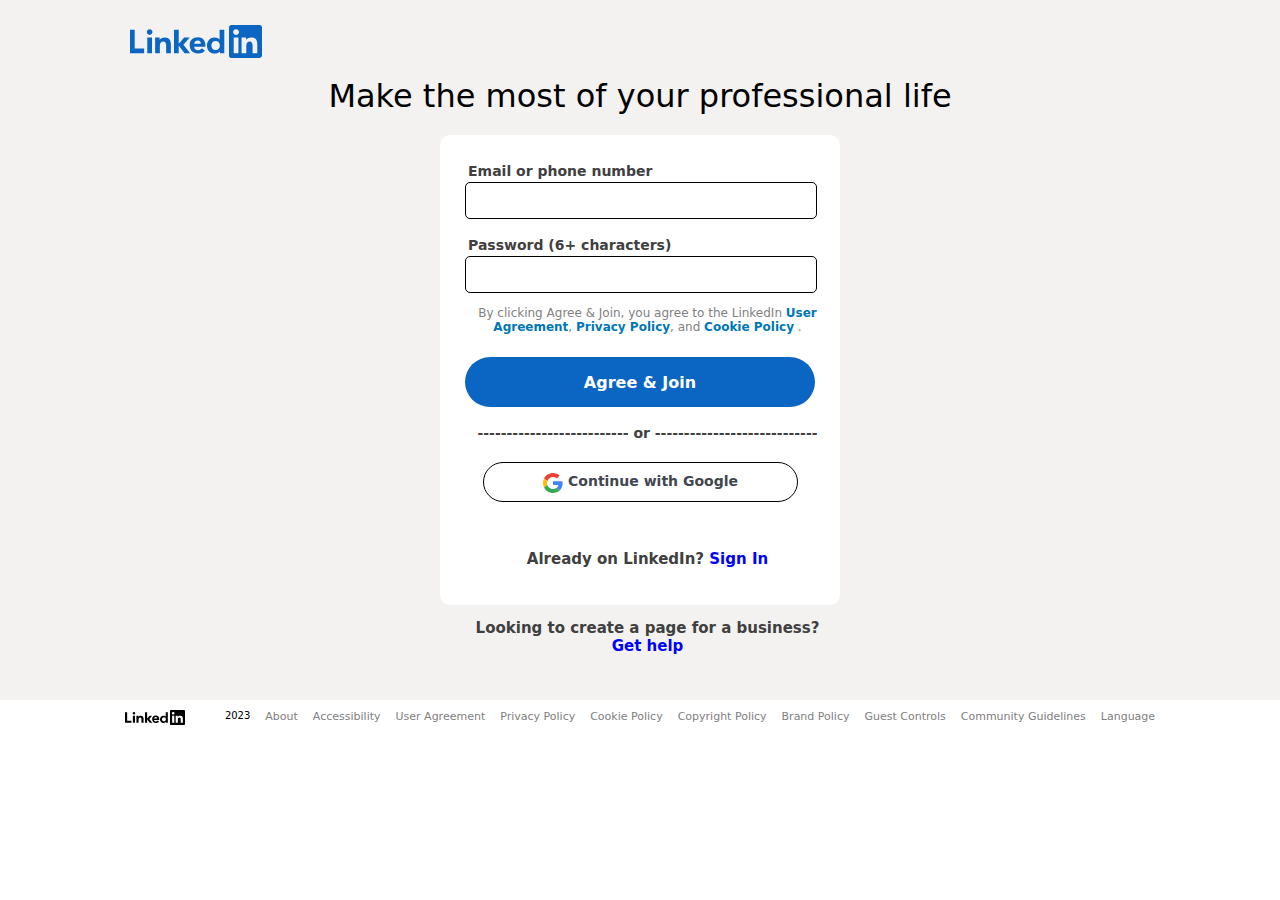
<file: join.html>
<!DOCTYPE html>
<html lang="en">
<head>
    <meta charset="UTF-8">
    <meta name="viewport" content="width=device-width, initial-scale=1.0">
    <title>Sign Up | LinkedIn</title>
    <link rel="stylesheet" href="join.css">
</head>
<body>
    <div class="col">
        <div  class="image">
    <img src="logo.svg" alt="">
</div>
    <div class="form">
   
            
        <h3>Make the most of your professional life</h3>
        <div class="join">
        <form action="">
            <div class="move">
                <p>Email or phone number</p>
                <input type="text" required>
                <p>Password (6+ characters)</p>
                <input type="text" required>
        </form>
        <p class="agree">By clicking Agree & Join, you agree to the LinkedIn <a href="#">User Agreement</a>, <a href="#">Privacy Policy</a>, and  <a href="#">Cookie Policy</a> .</p>
    <button class="a"><a href="home.html">Agree & Join</a></button>
    <br>
    <p class="dash">-------------------------- or ----------------------------</p>
        <br>
    <button class="google">
        <div class="ggl">
            <img src="google.svg" alt="">
            <a href="#">Continue with Google</a>
        </div>
    </button>
    <div class="already">
    <p >Already on LinkedIn? <a href="sign.html">Sign In</a></p>
</div>
<div class="outside">
    <p>Looking to create a page for a business? <a href="">Get help</a></p>
</div>
    </div>
</div>

</div>
</div>

<div class="footer">
    <img src="download.svg" alt="">
    <p>2023</p>
    <a href="#">About</a>
    <a href="#">Accessibility</a>
    <a href="#">User Agreement</a>
    <a href="#">Privacy Policy</a>
    <a href="#">Cookie Policy</a>
    <a href="#">Copyright Policy</a>
    <a href="#">Brand Policy</a>
    <a href="#">Guest Controls</a>
    <a href="#">Community Guidelines</a>
    <a href="#">Language</a>
</div>

</body>
</html>
</file>
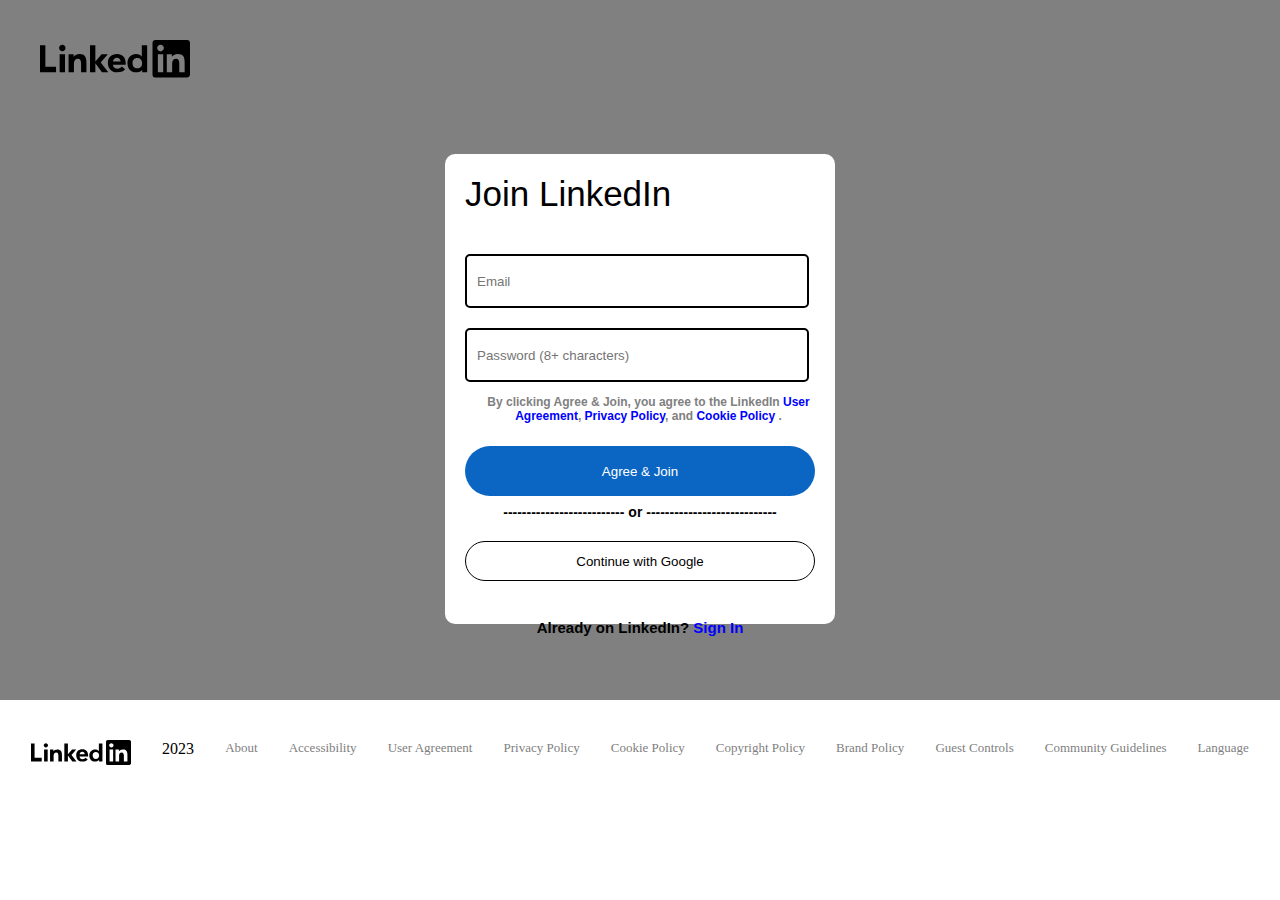
<file: sign.html>
<!DOCTYPE html>
<html lang="en">
<head>
    <meta charset="UTF-8">
    <meta name="viewport" content="width=device-width, initial-scale=1.0">
    <title>Document</title>
    <link rel="stylesheet" href="sign.css">
</head>
<body>
    <div class="col">
        <img class="sown" src="download.svg" alt="">
        <div class="form">

            <div class="white">
                <h3>Join LinkedIn</h3>
                <input class="input" type="text" placeholder="Email">
                <br>
                <input class="password" type="password" placeholder="Password (8+ characters)">
                <p class="agree">By clicking Agree & Join, you agree to the LinkedIn <a href="#">User Agreement</a>, <a href="#">Privacy Policy</a>, and  <a href="#">Cookie Policy</a> .</p>
                <button class="a">Agree & Join</button>
                <br>
                <p class="dash">-------------------------- or ----------------------------</p>
                    <br>
                <button class="google">Continue with Google</button>

                <div class="already">
                    <p >Already on LinkedIn? <a href="sign.html">Sign In</a></p>
                </div>
            </div>
        </div>
    </div>
    <div class="v">
<div class="footer">
    <img src="download.svg" alt="">
    <p>2023</p>
    <a href="#">About</a>
    <a href="#">Accessibility</a>
    <a href="#">User Agreement</a>
    <a href="#">Privacy Policy</a>
    <a href="#">Cookie Policy</a>
    <a href="#">Copyright Policy</a>
    <a href="#">Brand Policy</a>
    <a href="#">Guest Controls</a>
    <a href="#">Community Guidelines</a>
    <a href="#">Language</a>
</div>
</div>
</body>
</html>
</file>
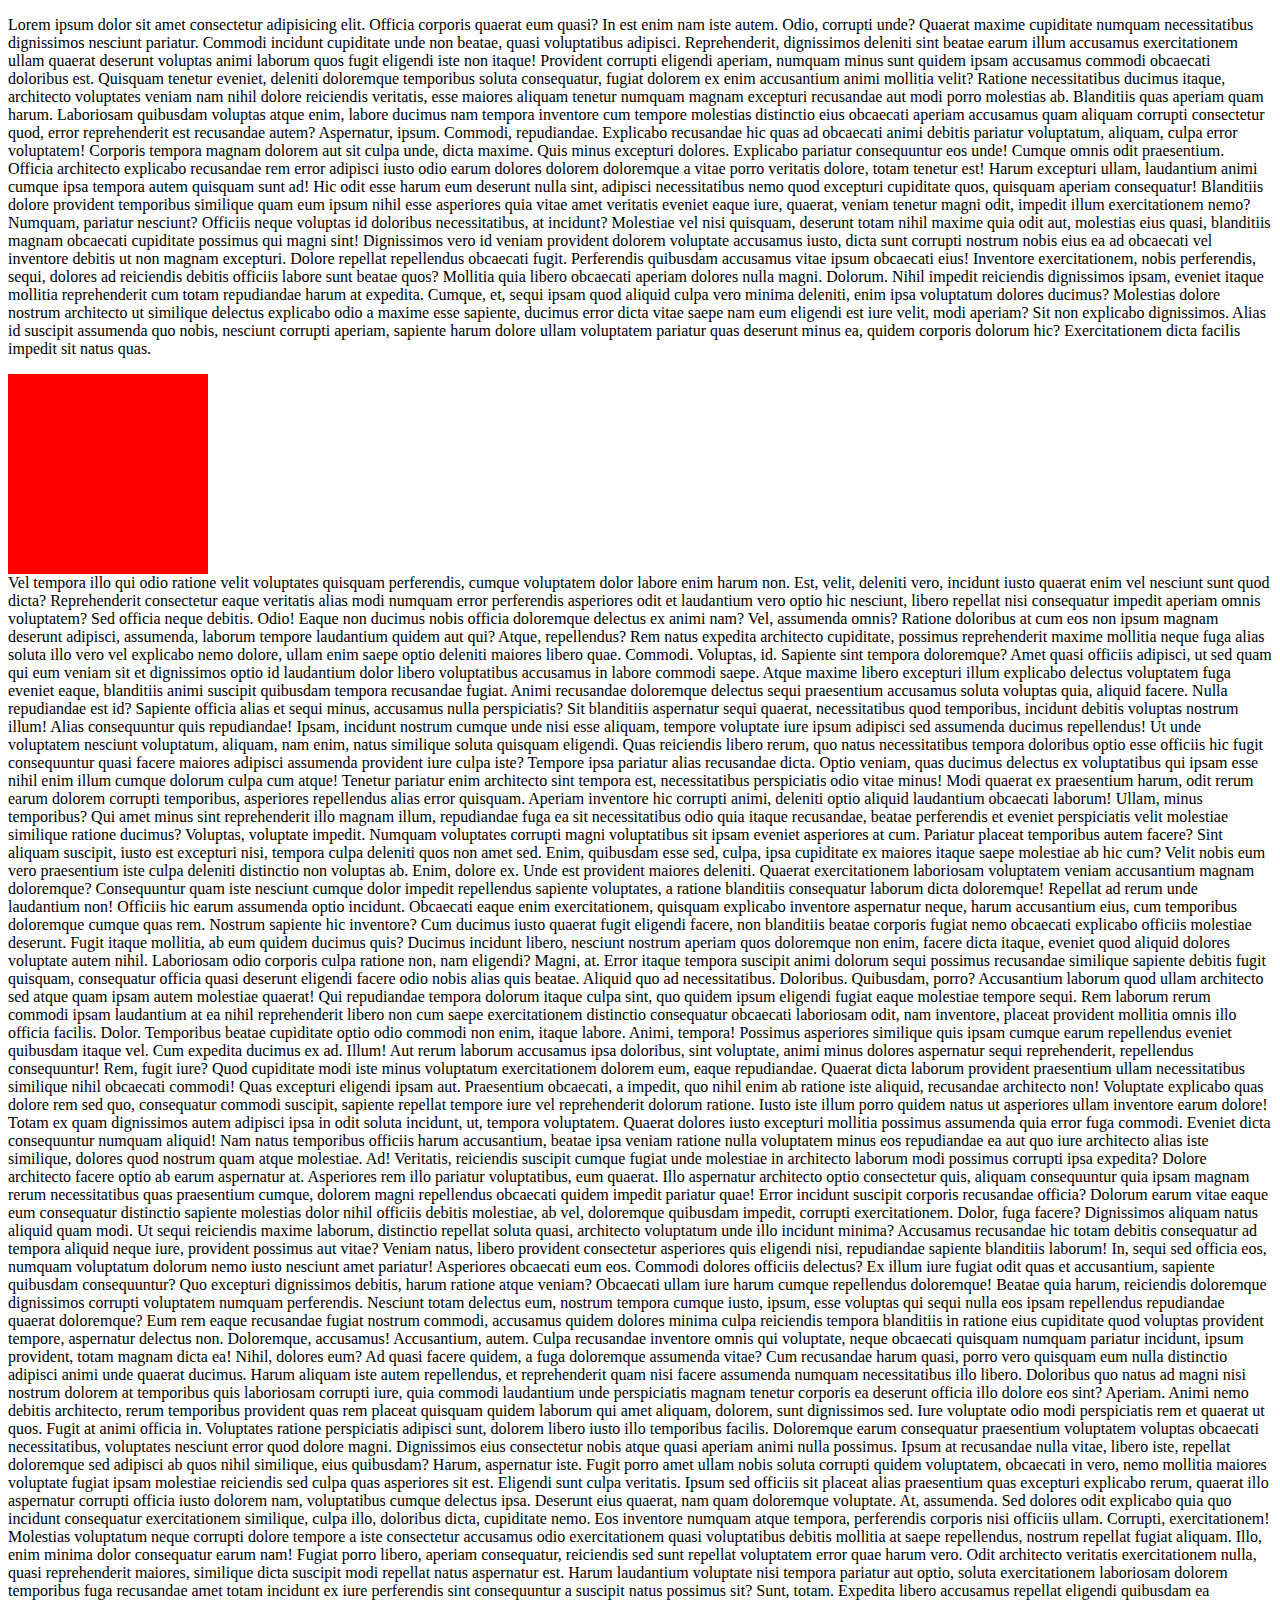
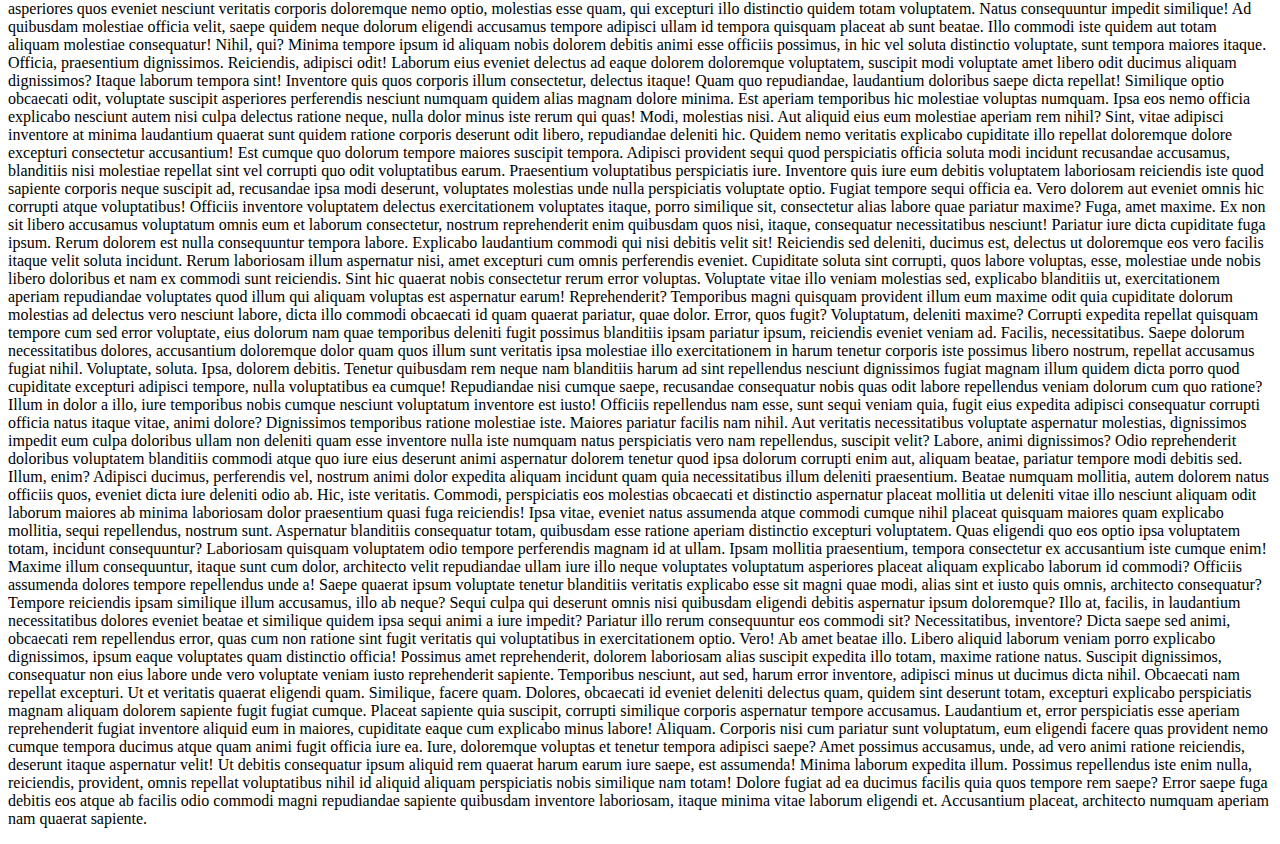
<file: test.html>
<!DOCTYPE html>
<html lang="en">
<head>
    <meta charset="UTF-8">
    <meta name="viewport" content="width=device-width, initial-scale=1.0">
    <title>Document</title>
    <style>
        .er{
            height: 200px;
            width: 200px;
            background-color: red;
            position: sticky;
            top: 0;
        }
    </style>
</head>
<body>
    <p>Lorem ipsum dolor sit amet consectetur adipisicing elit. Officia corporis quaerat eum quasi? In est enim nam iste autem. Odio, corrupti unde? Quaerat maxime cupiditate numquam necessitatibus dignissimos nesciunt pariatur.
    Commodi incidunt cupiditate unde non beatae, quasi voluptatibus adipisci. Reprehenderit, dignissimos deleniti sint beatae earum illum accusamus exercitationem ullam quaerat deserunt voluptas animi laborum quos fugit eligendi iste non itaque!
    Provident corrupti eligendi aperiam, numquam minus sunt quidem ipsam accusamus commodi obcaecati doloribus est. Quisquam tenetur eveniet, deleniti doloremque temporibus soluta consequatur, fugiat dolorem ex enim accusantium animi mollitia velit?
    Ratione necessitatibus ducimus itaque, architecto voluptates veniam nam nihil dolore reiciendis veritatis, esse maiores aliquam tenetur numquam magnam excepturi recusandae aut modi porro molestias ab. Blanditiis quas aperiam quam harum.
    Laboriosam quibusdam voluptas atque enim, labore ducimus nam tempora inventore cum tempore molestias distinctio eius obcaecati aperiam accusamus quam aliquam corrupti consectetur quod, error reprehenderit est recusandae autem? Aspernatur, ipsum.
    Commodi, repudiandae. Explicabo recusandae hic quas ad obcaecati animi debitis pariatur voluptatum, aliquam, culpa error voluptatem! Corporis tempora magnam dolorem aut sit culpa unde, dicta maxime. Quis minus excepturi dolores.
    Explicabo pariatur consequuntur eos unde! Cumque omnis odit praesentium. Officia architecto explicabo recusandae rem error adipisci iusto odio earum dolores dolorem doloremque a vitae porro veritatis dolore, totam tenetur est!
    Harum excepturi ullam, laudantium animi cumque ipsa tempora autem quisquam sunt ad! Hic odit esse harum eum deserunt nulla sint, adipisci necessitatibus nemo quod excepturi cupiditate quos, quisquam aperiam consequatur!
    Blanditiis dolore provident temporibus similique quam eum ipsum nihil esse asperiores quia vitae amet veritatis eveniet eaque iure, quaerat, veniam tenetur magni odit, impedit illum exercitationem nemo? Numquam, pariatur nesciunt?
    Officiis neque voluptas id doloribus necessitatibus, at incidunt? Molestiae vel nisi quisquam, deserunt totam nihil maxime quia odit aut, molestias eius quasi, blanditiis magnam obcaecati cupiditate possimus qui magni sint!
    Dignissimos vero id veniam provident dolorem voluptate accusamus iusto, dicta sunt corrupti nostrum nobis eius ea ad obcaecati vel inventore debitis ut non magnam excepturi. Dolore repellat repellendus obcaecati fugit.
    Perferendis quibusdam accusamus vitae ipsum obcaecati eius! Inventore exercitationem, nobis perferendis, sequi, dolores ad reiciendis debitis officiis labore sunt beatae quos? Mollitia quia libero obcaecati aperiam dolores nulla magni. Dolorum.
    Nihil impedit reiciendis dignissimos ipsam, eveniet itaque mollitia reprehenderit cum totam repudiandae harum at expedita. Cumque, et, sequi ipsam quod aliquid culpa vero minima deleniti, enim ipsa voluptatum dolores ducimus?
    Molestias dolore nostrum architecto ut similique delectus explicabo odio a maxime esse sapiente, ducimus error dicta vitae saepe nam eum eligendi est iure velit, modi aperiam? Sit non explicabo dignissimos.
    Alias id suscipit assumenda quo nobis, nesciunt corrupti aperiam, sapiente harum dolore ullam voluptatem pariatur quas deserunt minus ea, quidem corporis dolorum hic? Exercitationem dicta facilis impedit sit natus quas.
    <div class="er"></div>
    
    Vel tempora illo qui odio ratione velit voluptates quisquam perferendis, cumque voluptatem dolor labore enim harum non. Est, velit, deleniti vero, incidunt iusto quaerat enim vel nesciunt sunt quod dicta?
    Reprehenderit consectetur eaque veritatis alias modi numquam error perferendis asperiores odit et laudantium vero optio hic nesciunt, libero repellat nisi consequatur impedit aperiam omnis voluptatem? Sed officia neque debitis. Odio!
    Eaque non ducimus nobis officia doloremque delectus ex animi nam? Vel, assumenda omnis? Ratione doloribus at cum eos non ipsum magnam deserunt adipisci, assumenda, laborum tempore laudantium quidem aut qui?
    Atque, repellendus? Rem natus expedita architecto cupiditate, possimus reprehenderit maxime mollitia neque fuga alias soluta illo vero vel explicabo nemo dolore, ullam enim saepe optio deleniti maiores libero quae. Commodi.
    Voluptas, id. Sapiente sint tempora doloremque? Amet quasi officiis adipisci, ut sed quam qui eum veniam sit et dignissimos optio id laudantium dolor libero voluptatibus accusamus in labore commodi saepe.
    Atque maxime libero excepturi illum explicabo delectus voluptatem fuga eveniet eaque, blanditiis animi suscipit quibusdam tempora recusandae fugiat. Animi recusandae doloremque delectus sequi praesentium accusamus soluta voluptas quia, aliquid facere.
    Nulla repudiandae est id? Sapiente officia alias et sequi minus, accusamus nulla perspiciatis? Sit blanditiis aspernatur sequi quaerat, necessitatibus quod temporibus, incidunt debitis voluptas nostrum illum! Alias consequuntur quis repudiandae!
    Ipsam, incidunt nostrum cumque unde nisi esse aliquam, tempore voluptate iure ipsum adipisci sed assumenda ducimus repellendus! Ut unde voluptatem nesciunt voluptatum, aliquam, nam enim, natus similique soluta quisquam eligendi.
    Quas reiciendis libero rerum, quo natus necessitatibus tempora doloribus optio esse officiis hic fugit consequuntur quasi facere maiores adipisci assumenda provident iure culpa iste? Tempore ipsa pariatur alias recusandae dicta.
    Optio veniam, quas ducimus delectus ex voluptatibus qui ipsam esse nihil enim illum cumque dolorum culpa cum atque! Tenetur pariatur enim architecto sint tempora est, necessitatibus perspiciatis odio vitae minus!
    Modi quaerat ex praesentium harum, odit rerum earum dolorem corrupti temporibus, asperiores repellendus alias error quisquam. Aperiam inventore hic corrupti animi, deleniti optio aliquid laudantium obcaecati laborum! Ullam, minus temporibus?
    Qui amet minus sint reprehenderit illo magnam illum, repudiandae fuga ea sit necessitatibus odio quia itaque recusandae, beatae perferendis et eveniet perspiciatis velit molestiae similique ratione ducimus? Voluptas, voluptate impedit.
    Numquam voluptates corrupti magni voluptatibus sit ipsam eveniet asperiores at cum. Pariatur placeat temporibus autem facere? Sint aliquam suscipit, iusto est excepturi nisi, tempora culpa deleniti quos non amet sed.
    Enim, quibusdam esse sed, culpa, ipsa cupiditate ex maiores itaque saepe molestiae ab hic cum? Velit nobis eum vero praesentium iste culpa deleniti distinctio non voluptas ab. Enim, dolore ex.
    Unde est provident maiores deleniti. Quaerat exercitationem laboriosam voluptatem veniam accusantium magnam doloremque? Consequuntur quam iste nesciunt cumque dolor impedit repellendus sapiente voluptates, a ratione blanditiis consequatur laborum dicta doloremque!
    Repellat ad rerum unde laudantium non! Officiis hic earum assumenda optio incidunt. Obcaecati eaque enim exercitationem, quisquam explicabo inventore aspernatur neque, harum accusantium eius, cum temporibus doloremque cumque quas rem.
    Nostrum sapiente hic inventore? Cum ducimus iusto quaerat fugit eligendi facere, non blanditiis beatae corporis fugiat nemo obcaecati explicabo officiis molestiae deserunt. Fugit itaque mollitia, ab eum quidem ducimus quis?
    Ducimus incidunt libero, nesciunt nostrum aperiam quos doloremque non enim, facere dicta itaque, eveniet quod aliquid dolores voluptate autem nihil. Laboriosam odio corporis culpa ratione non, nam eligendi? Magni, at.
    Error itaque tempora suscipit animi dolorum sequi possimus recusandae similique sapiente debitis fugit quisquam, consequatur officia quasi deserunt eligendi facere odio nobis alias quis beatae. Aliquid quo ad necessitatibus. Doloribus.
    Quibusdam, porro? Accusantium laborum quod ullam architecto sed atque quam ipsam autem molestiae quaerat! Qui repudiandae tempora dolorum itaque culpa sint, quo quidem ipsum eligendi fugiat eaque molestiae tempore sequi.
    Rem laborum rerum commodi ipsam laudantium at ea nihil reprehenderit libero non cum saepe exercitationem distinctio consequatur obcaecati laboriosam odit, nam inventore, placeat provident mollitia omnis illo officia facilis. Dolor.
    Temporibus beatae cupiditate optio odio commodi non enim, itaque labore. Animi, tempora! Possimus asperiores similique quis ipsam cumque earum repellendus eveniet quibusdam itaque vel. Cum expedita ducimus ex ad. Illum!
    Aut rerum laborum accusamus ipsa doloribus, sint voluptate, animi minus dolores aspernatur sequi reprehenderit, repellendus consequuntur! Rem, fugit iure? Quod cupiditate modi iste minus voluptatum exercitationem dolorem eum, eaque repudiandae.
    Quaerat dicta laborum provident praesentium ullam necessitatibus similique nihil obcaecati commodi! Quas excepturi eligendi ipsam aut. Praesentium obcaecati, a impedit, quo nihil enim ab ratione iste aliquid, recusandae architecto non!
    Voluptate explicabo quas dolore rem sed quo, consequatur commodi suscipit, sapiente repellat tempore iure vel reprehenderit dolorum ratione. Iusto iste illum porro quidem natus ut asperiores ullam inventore earum dolore!
    Totam ex quam dignissimos autem adipisci ipsa in odit soluta incidunt, ut, tempora voluptatem. Quaerat dolores iusto excepturi mollitia possimus assumenda quia error fuga commodi. Eveniet dicta consequuntur numquam aliquid!
    Nam natus temporibus officiis harum accusantium, beatae ipsa veniam ratione nulla voluptatem minus eos repudiandae ea aut quo iure architecto alias iste similique, dolores quod nostrum quam atque molestiae. Ad!
    Veritatis, reiciendis suscipit cumque fugiat unde molestiae in architecto laborum modi possimus corrupti ipsa expedita? Dolore architecto facere optio ab earum aspernatur at. Asperiores rem illo pariatur voluptatibus, eum quaerat.
    Illo aspernatur architecto optio consectetur quis, aliquam consequuntur quia ipsam magnam rerum necessitatibus quas praesentium cumque, dolorem magni repellendus obcaecati quidem impedit pariatur quae! Error incidunt suscipit corporis recusandae officia?
    Dolorum earum vitae eaque eum consequatur distinctio sapiente molestias dolor nihil officiis debitis molestiae, ab vel, doloremque quibusdam impedit, corrupti exercitationem. Dolor, fuga facere? Dignissimos aliquam natus aliquid quam modi.
    Ut sequi reiciendis maxime laborum, distinctio repellat soluta quasi, architecto voluptatum unde illo incidunt minima? Accusamus recusandae hic totam debitis consequatur ad tempora aliquid neque iure, provident possimus aut vitae?
    Veniam natus, libero provident consectetur asperiores quis eligendi nisi, repudiandae sapiente blanditiis laborum! In, sequi sed officia eos, numquam voluptatum dolorum nemo iusto nesciunt amet pariatur! Asperiores obcaecati eum eos.
    Commodi dolores officiis delectus? Ex illum iure fugiat odit quas et accusantium, sapiente quibusdam consequuntur? Quo excepturi dignissimos debitis, harum ratione atque veniam? Obcaecati ullam iure harum cumque repellendus doloremque!
    Beatae quia harum, reiciendis doloremque dignissimos corrupti voluptatem numquam perferendis. Nesciunt totam delectus eum, nostrum tempora cumque iusto, ipsum, esse voluptas qui sequi nulla eos ipsam repellendus repudiandae quaerat doloremque?
    Eum rem eaque recusandae fugiat nostrum commodi, accusamus quidem dolores minima culpa reiciendis tempora blanditiis in ratione eius cupiditate quod voluptas provident tempore, aspernatur delectus non. Doloremque, accusamus! Accusantium, autem.
    Culpa recusandae inventore omnis qui voluptate, neque obcaecati quisquam numquam pariatur incidunt, ipsum provident, totam magnam dicta ea! Nihil, dolores eum? Ad quasi facere quidem, a fuga doloremque assumenda vitae?
    Cum recusandae harum quasi, porro vero quisquam eum nulla distinctio adipisci animi unde quaerat ducimus. Harum aliquam iste autem repellendus, et reprehenderit quam nisi facere assumenda numquam necessitatibus illo libero.
    Doloribus quo natus ad magni nisi nostrum dolorem at temporibus quis laboriosam corrupti iure, quia commodi laudantium unde perspiciatis magnam tenetur corporis ea deserunt officia illo dolore eos sint? Aperiam.
    Animi nemo debitis architecto, rerum temporibus provident quas rem placeat quisquam quidem laborum qui amet aliquam, dolorem, sunt dignissimos sed. Iure voluptate odio modi perspiciatis rem et quaerat ut quos.
    Fugit at animi officia in. Voluptates ratione perspiciatis adipisci sunt, dolorem libero iusto illo temporibus facilis. Doloremque earum consequatur praesentium voluptatem voluptas obcaecati necessitatibus, voluptates nesciunt error quod dolore magni.
    Dignissimos eius consectetur nobis atque quasi aperiam animi nulla possimus. Ipsum at recusandae nulla vitae, libero iste, repellat doloremque sed adipisci ab quos nihil similique, eius quibusdam? Harum, aspernatur iste.
    Fugit porro amet ullam nobis soluta corrupti quidem voluptatem, obcaecati in vero, nemo mollitia maiores voluptate fugiat ipsam molestiae reiciendis sed culpa quas asperiores sit est. Eligendi sunt culpa veritatis.
    Ipsum sed officiis sit placeat alias praesentium quas excepturi explicabo rerum, quaerat illo aspernatur corrupti officia iusto dolorem nam, voluptatibus cumque delectus ipsa. Deserunt eius quaerat, nam quam doloremque voluptate.
    At, assumenda. Sed dolores odit explicabo quia quo incidunt consequatur exercitationem similique, culpa illo, doloribus dicta, cupiditate nemo. Eos inventore numquam atque tempora, perferendis corporis nisi officiis ullam. Corrupti, exercitationem!
    Molestias voluptatum neque corrupti dolore tempore a iste consectetur accusamus odio exercitationem quasi voluptatibus debitis mollitia at saepe repellendus, nostrum repellat fugiat aliquam. Illo, enim minima dolor consequatur earum nam!
    Fugiat porro libero, aperiam consequatur, reiciendis sed sunt repellat voluptatem error quae harum vero. Odit architecto veritatis exercitationem nulla, quasi reprehenderit maiores, similique dicta suscipit modi repellat natus aspernatur est.
    Harum laudantium voluptate nisi tempora pariatur aut optio, soluta exercitationem laboriosam dolorem temporibus fuga recusandae amet totam incidunt ex iure perferendis sint consequuntur a suscipit natus possimus sit? Sunt, totam.
    Expedita libero accusamus repellat eligendi quibusdam ea asperiores quos eveniet nesciunt veritatis corporis doloremque nemo optio, molestias esse quam, qui excepturi illo distinctio quidem totam voluptatem. Natus consequuntur impedit similique!
    Ad quibusdam molestiae officia velit, saepe quidem neque dolorum eligendi accusamus tempore adipisci ullam id tempora quisquam placeat ab sunt beatae. Illo commodi iste quidem aut totam aliquam molestiae consequatur!
    Nihil, qui? Minima tempore ipsum id aliquam nobis dolorem debitis animi esse officiis possimus, in hic vel soluta distinctio voluptate, sunt tempora maiores itaque. Officia, praesentium dignissimos. Reiciendis, adipisci odit!
    Laborum eius eveniet delectus ad eaque dolorem doloremque voluptatem, suscipit modi voluptate amet libero odit ducimus aliquam dignissimos? Itaque laborum tempora sint! Inventore quis quos corporis illum consectetur, delectus itaque!
    Quam quo repudiandae, laudantium doloribus saepe dicta repellat! Similique optio obcaecati odit, voluptate suscipit asperiores perferendis nesciunt numquam quidem alias magnam dolore minima. Est aperiam temporibus hic molestiae voluptas numquam.
    Ipsa eos nemo officia explicabo nesciunt autem nisi culpa delectus ratione neque, nulla dolor minus iste rerum qui quas! Modi, molestias nisi. Aut aliquid eius eum molestiae aperiam rem nihil?
    Sint, vitae adipisci inventore at minima laudantium quaerat sunt quidem ratione corporis deserunt odit libero, repudiandae deleniti hic. Quidem nemo veritatis explicabo cupiditate illo repellat doloremque dolore excepturi consectetur accusantium!
    Est cumque quo dolorum tempore maiores suscipit tempora. Adipisci provident sequi quod perspiciatis officia soluta modi incidunt recusandae accusamus, blanditiis nisi molestiae repellat sint vel corrupti quo odit voluptatibus earum.
    Praesentium voluptatibus perspiciatis iure. Inventore quis iure eum debitis voluptatem laboriosam reiciendis iste quod sapiente corporis neque suscipit ad, recusandae ipsa modi deserunt, voluptates molestias unde nulla perspiciatis voluptate optio.
    Fugiat tempore sequi officia ea. Vero dolorem aut eveniet omnis hic corrupti atque voluptatibus! Officiis inventore voluptatem delectus exercitationem voluptates itaque, porro similique sit, consectetur alias labore quae pariatur maxime?
    Fuga, amet maxime. Ex non sit libero accusamus voluptatum omnis eum et laborum consectetur, nostrum reprehenderit enim quibusdam quos nisi, itaque, consequatur necessitatibus nesciunt! Pariatur iure dicta cupiditate fuga ipsum.
    Rerum dolorem est nulla consequuntur tempora labore. Explicabo laudantium commodi qui nisi debitis velit sit! Reiciendis sed deleniti, ducimus est, delectus ut doloremque eos vero facilis itaque velit soluta incidunt.
    Rerum laboriosam illum aspernatur nisi, amet excepturi cum omnis perferendis eveniet. Cupiditate soluta sint corrupti, quos labore voluptas, esse, molestiae unde nobis libero doloribus et nam ex commodi sunt reiciendis.
    Sint hic quaerat nobis consectetur rerum error voluptas. Voluptate vitae illo veniam molestias sed, explicabo blanditiis ut, exercitationem aperiam repudiandae voluptates quod illum qui aliquam voluptas est aspernatur earum! Reprehenderit?
    Temporibus magni quisquam provident illum eum maxime odit quia cupiditate dolorum molestias ad delectus vero nesciunt labore, dicta illo commodi obcaecati id quam quaerat pariatur, quae dolor. Error, quos fugit?
    Voluptatum, deleniti maxime? Corrupti expedita repellat quisquam tempore cum sed error voluptate, eius dolorum nam quae temporibus deleniti fugit possimus blanditiis ipsam pariatur ipsum, reiciendis eveniet veniam ad. Facilis, necessitatibus.
    Saepe dolorum necessitatibus dolores, accusantium doloremque dolor quam quos illum sunt veritatis ipsa molestiae illo exercitationem in harum tenetur corporis iste possimus libero nostrum, repellat accusamus fugiat nihil. Voluptate, soluta.
    Ipsa, dolorem debitis. Tenetur quibusdam rem neque nam blanditiis harum ad sint repellendus nesciunt dignissimos fugiat magnam illum quidem dicta porro quod cupiditate excepturi adipisci tempore, nulla voluptatibus ea cumque!
    Repudiandae nisi cumque saepe, recusandae consequatur nobis quas odit labore repellendus veniam dolorum cum quo ratione? Illum in dolor a illo, iure temporibus nobis cumque nesciunt voluptatum inventore est iusto!
    Officiis repellendus nam esse, sunt sequi veniam quia, fugit eius expedita adipisci consequatur corrupti officia natus itaque vitae, animi dolore? Dignissimos temporibus ratione molestiae iste. Maiores pariatur facilis nam nihil.
    Aut veritatis necessitatibus voluptate aspernatur molestias, dignissimos impedit eum culpa doloribus ullam non deleniti quam esse inventore nulla iste numquam natus perspiciatis vero nam repellendus, suscipit velit? Labore, animi dignissimos?
    Odio reprehenderit doloribus voluptatem blanditiis commodi atque quo iure eius deserunt animi aspernatur dolorem tenetur quod ipsa dolorum corrupti enim aut, aliquam beatae, pariatur tempore modi debitis sed. Illum, enim?
    Adipisci ducimus, perferendis vel, nostrum animi dolor expedita aliquam incidunt quam quia necessitatibus illum deleniti praesentium. Beatae numquam mollitia, autem dolorem natus officiis quos, eveniet dicta iure deleniti odio ab.
    Hic, iste veritatis. Commodi, perspiciatis eos molestias obcaecati et distinctio aspernatur placeat mollitia ut deleniti vitae illo nesciunt aliquam odit laborum maiores ab minima laboriosam dolor praesentium quasi fuga reiciendis!
    Ipsa vitae, eveniet natus assumenda atque commodi cumque nihil placeat quisquam maiores quam explicabo mollitia, sequi repellendus, nostrum sunt. Aspernatur blanditiis consequatur totam, quibusdam esse ratione aperiam distinctio excepturi voluptatem.
    Quas eligendi quo eos optio ipsa voluptatem totam, incidunt consequuntur? Laboriosam quisquam voluptatem odio tempore perferendis magnam id at ullam. Ipsam mollitia praesentium, tempora consectetur ex accusantium iste cumque enim!
    Maxime illum consequuntur, itaque sunt cum dolor, architecto velit repudiandae ullam iure illo neque voluptates voluptatum asperiores placeat aliquam explicabo laborum id commodi? Officiis assumenda dolores tempore repellendus unde a!
    Saepe quaerat ipsum voluptate tenetur blanditiis veritatis explicabo esse sit magni quae modi, alias sint et iusto quis omnis, architecto consequatur? Tempore reiciendis ipsam similique illum accusamus, illo ab neque?
    Sequi culpa qui deserunt omnis nisi quibusdam eligendi debitis aspernatur ipsum doloremque? Illo at, facilis, in laudantium necessitatibus dolores eveniet beatae et similique quidem ipsa sequi animi a iure impedit?
    Pariatur illo rerum consequuntur eos commodi sit? Necessitatibus, inventore? Dicta saepe sed animi, obcaecati rem repellendus error, quas cum non ratione sint fugit veritatis qui voluptatibus in exercitationem optio. Vero!
    Ab amet beatae illo. Libero aliquid laborum veniam porro explicabo dignissimos, ipsum eaque voluptates quam distinctio officia! Possimus amet reprehenderit, dolorem laboriosam alias suscipit expedita illo totam, maxime ratione natus.
    Suscipit dignissimos, consequatur non eius labore unde vero voluptate veniam iusto reprehenderit sapiente. Temporibus nesciunt, aut sed, harum error inventore, adipisci minus ut ducimus dicta nihil. Obcaecati nam repellat excepturi.
    Ut et veritatis quaerat eligendi quam. Similique, facere quam. Dolores, obcaecati id eveniet deleniti delectus quam, quidem sint deserunt totam, excepturi explicabo perspiciatis magnam aliquam dolorem sapiente fugit fugiat cumque.
    Placeat sapiente quia suscipit, corrupti similique corporis aspernatur tempore accusamus. Laudantium et, error perspiciatis esse aperiam reprehenderit fugiat inventore aliquid eum in maiores, cupiditate eaque cum explicabo minus labore! Aliquam.
    Corporis nisi cum pariatur sunt voluptatum, eum eligendi facere quas provident nemo cumque tempora ducimus atque quam animi fugit officia iure ea. Iure, doloremque voluptas et tenetur tempora adipisci saepe?
    Amet possimus accusamus, unde, ad vero animi ratione reiciendis, deserunt itaque aspernatur velit! Ut debitis consequatur ipsum aliquid rem quaerat harum earum iure saepe, est assumenda! Minima laborum expedita illum.
    Possimus repellendus iste enim nulla, reiciendis, provident, omnis repellat voluptatibus nihil id aliquid aliquam perspiciatis nobis similique nam totam! Dolore fugiat ad ea ducimus facilis quia quos tempore rem saepe?
    Error saepe fuga debitis eos atque ab facilis odio commodi magni repudiandae sapiente quibusdam inventore laboriosam, itaque minima vitae laborum eligendi et. Accusantium placeat, architecto numquam aperiam nam quaerat sapiente.</p>
</body>
</html>
</file>
<file: join.css>
*{
    margin: 0;
    padding: 0;
}
.col{
    background-color: #F3F2F0;
    height: 700px;
}

.image img{
    height: 33px;
    padding-left: 130px;
    padding-top: 25px;
}

.form{
    align-items: center;
    text-align: center;
}

button a{
    text-decoration: none;
    color: white;
}

.form h3{
    font-size: 32px;
    font-family: system-ui, -apple-system, BlinkMacSystemFont, 'Segoe UI', Roboto, Oxygen, Ubuntu, Cantarell, 'Open Sans', 'Helvetica Neue', sans-serif;
    font-weight: 400;
    margin-top: 15px;
    margin-bottom: 20px;
}

.move{
    padding-left: 15px;
}

.join{
    align-items: center;
    text-align: left;
    padding: 10px;
    background-color: white;
    height: 450px;
    border-radius: 10px;
    width: 380px;
    margin: auto;
}

.join p{
    font-size: 14px;
    font-family: system-ui, -apple-system, BlinkMacSystemFont, 'Segoe UI', Roboto, Oxygen, Ubuntu, Cantarell, 'Open Sans', 'Helvetica Neue', sans-serif;
    padding: 3px;
    margin-top: 15px;
    font-weight: 600;
    color: #404040;
}

.join input{
    width: 350px;
    height: 35px;
    border-radius: 5px;
    border: 1px solid black;
    
}

.join input:hover{
    background-color: #F3F2F0;
    border: 2px solid black;
}

.join .agree{
    font-size: 12px;
    color: gray;
    margin-top: 10px;
    text-align: center;
    font-weight: 400;
    font-family: system-ui, -apple-system, BlinkMacSystemFont, 'Segoe UI', Roboto, Oxygen, Ubuntu, Cantarell, 'Open Sans', 'Helvetica Neue', sans-serif;
}

.join .agree a{
    text-decoration: none;
    color: #0077B5;
    font-size: 12px;
    font-weight: 600;
    cursor: pointer;
}

.join .a{
    height: 50px;
    width: 350px;
    border: none;
    border-radius: 30px;
    color: white;
    background-color: #0B66C3;
    margin-top: 20px;
    font-size: 16px;
    font-weight: 600;
    font-family: system-ui, -apple-system, BlinkMacSystemFont, 'Segoe UI', Roboto, Oxygen, Ubuntu, Cantarell, 'Open Sans', 'Helvetica Neue', sans-serif;
}

.join .a:hover{
    background-color: #004182;
}

.dash{
    text-align: center;
    margin-top: 20px;
}

.google{
    margin-left: 18px;
    height: 40px;
    width: 315px;
    border: 1px solid black;
    border-radius: 30px;
    background-color: transparent;
    padding: 10px;
    text-align: center;
}

.google:hover{
    border: 2px solid #666666;
    background-color: #f8faff;
}

.google img{
    height: 20px;
    width: 20px;
    padding-right: 5px;
}

.google a{
    text-decoration: none;
    color: #42464F;
    height: 80px;
    font-size: 14px;
    font-family: system-ui, -apple-system, BlinkMacSystemFont, 'Segoe UI', Roboto, Oxygen, Ubuntu, Cantarell, 'Open Sans', 'Helvetica Neue', sans-serif;
    font-weight: 600;
}

.ggl{
    display: flex;
    justify-content: center;
}

.already{
    text-align: center;
    padding-top: 30px;
}

.already p{
    font-size: 15px;
}

.already a{
    text-decoration: none;
    color: blue;
    font-size: 15px;
}

.already a:hover{
    text-decoration: underline;
}

.outside a:hover{
    text-decoration: underline;
}


.outside{
    text-align: center;
    padding-top: 30px;
    padding-bottom: 40px;
}

.outside p{
    font-size: 15px;
}

.outside a{
    text-decoration: none;
    color: blue;
    font-size: 15px;
}


.footer img{
    height: 15px;
    width: 100px;
}


.footer{
    display: flex;
    padding: 10px;
    justify-content: center;
    font-size: 10px;
    margin-bottom: 20px;
    font-family: system-ui, -apple-system, BlinkMacSystemFont, 'Segoe UI', Roboto, Oxygen, Ubuntu, Cantarell, 'Open Sans', 'Helvetica Neue', sans-serif;
}

.footer a{
    text-decoration: none;
    font-size: 11px;
    color: grey;
    padding-left: 15px;
}

@media(max-width: 991px) {
    .form h3{
        font-size: 24px;
        font-weight: 500;
    }
    .image img{
        padding: 20px;
    }
    .footer{
        display: block;
    }
    .footer a{
        display: block;
        font-size: 13px;
    }
}
</file>
<file: sign.css>
*{
    margin: 0;
    padding: 0
}

.col{
    background-color: gray;
    height: 700px;
}

.col .sown{
    padding: 40px;
    height: 70px;
    width: 150px;
}

.form{
    align-items: center;
    text-align: center;
}

.white h3{
    font-size: 35px;
    font-family: 'Segoe UI', Tahoma, Geneva, Verdana, sans-serif;
    font-weight: 100;
    margin-bottom: 40px;
}

.white{
    align-items: center;
    text-align: left;
    padding: 20px;
    background-color: white;
    height: 430px;
    border-radius: 10px;
    width: 350px;
    margin: auto;
}

.white p{
    font-size: 14px;
    font-family: 'Segoe UI', Tahoma, Geneva, Verdana, sans-serif;
    padding: 3px;
    margin-top: 5px;
    font-weight: 600;
}

.white input{
    width: 320px;
    height: 30px;
    border-top: 20px;
    border-radius: 5px;
    border: 2px solid black;
    padding: 10px;
    transition: all 1s;
}

.white input:hover{
    background-color: #F3F2F0;
    border: 2px solid blue;
}

.password{
    margin-top: 20px;
}

.white .agree{
    font-size: 12px;
    color: gray;
    padding-left: 20px;
    margin-top: 10px;
    text-align: center;
}

.white .agree a{
    text-decoration: none;
    color: blue;
    font-size: 12px;
    cursor: pointer;
}

.white .a{
    height: 50px;
    width: 350px;
    border: none;
    border-radius: 30px;
    color: white;
    background-color: #0B66C3;
    margin-top: 20px;
}

.white .a:hover{
    background-color: #004182;
}

.dash{
    text-align: center;
    margin-top: 20px;
}

.google{
    height: 40px;
    width: 350px;
    border: 1px solid black;
    border-radius: 30px;
    background-color: transparent;
}

.already{
    text-align: center;
    padding-top: 30px;
    padding-bottom: 30px;
}

.already p{
    font-size: 15px;
}

.already a{
    text-decoration: none;
    color: blue;
    font-size: 15px;
}


.footer img{
    height: 60px;
    width: 100px;
}


.footer{
    display: flex;
    justify-content: space-evenly;
    padding-top: 40px;

}

.footer a{
    text-decoration: none;
    font-size: 13px;
    color: grey;
}
</file>
